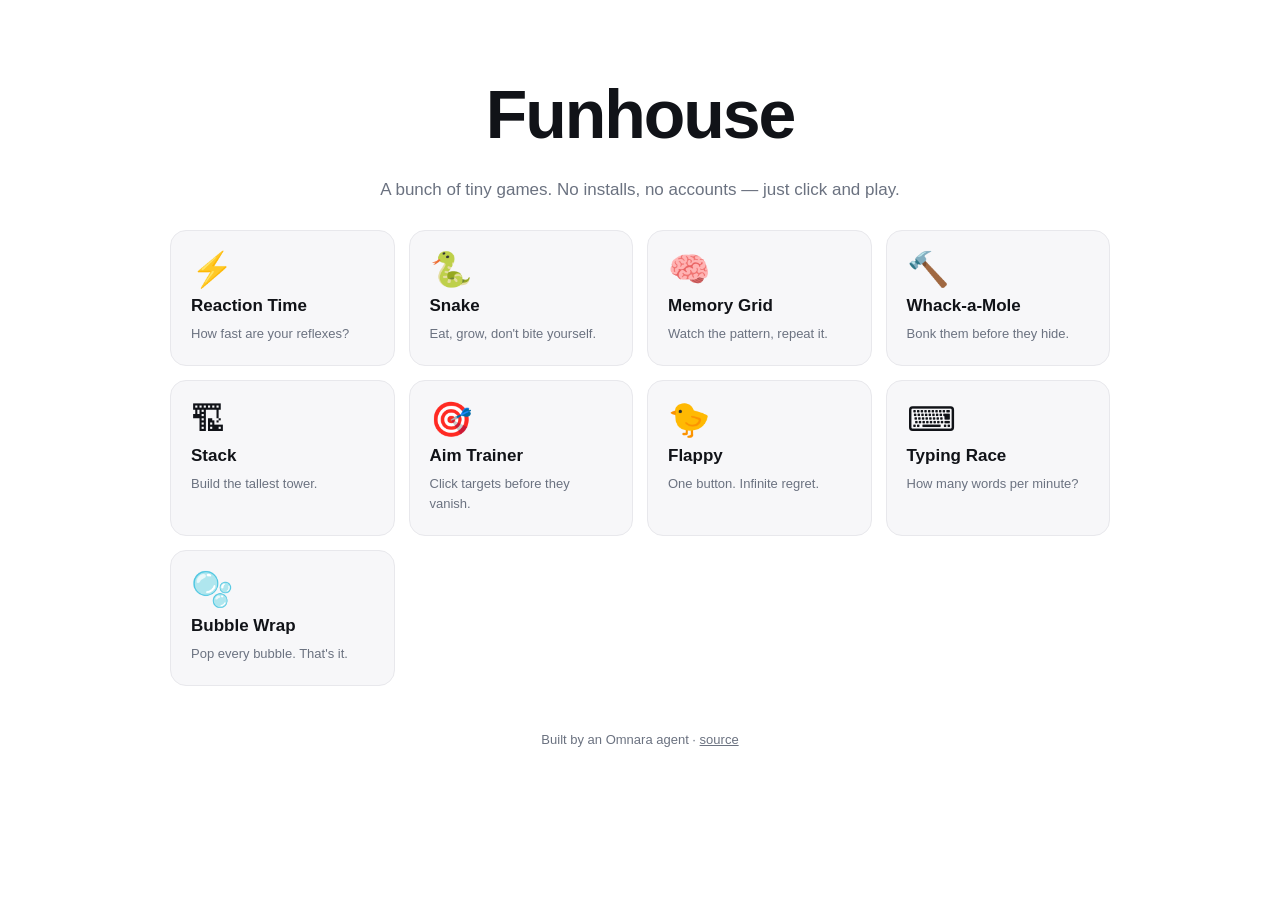
<file: index.html>
<!DOCTYPE html>
<html lang="en">
<head>
<meta charset="utf-8">
<meta name="viewport" content="width=device-width, initial-scale=1">
<title>Funhouse — tiny games</title>
<meta name="description" content="A little house of fun: tiny browser games you can play instantly.">
<link rel="stylesheet" href="style.css">
</head>
<body>
<div class="wrap">
  <div class="hero">
    <h1>Funhouse</h1>
    <p>A bunch of tiny games. No installs, no accounts &mdash; just click and play.</p>
  </div>

  <div class="grid">
    <a class="card" href="games/reaction/">
      <span class="emoji">&#9889;</span><span class="name">Reaction Time</span>
      <span class="desc">How fast are your reflexes?</span>
    </a>
    <a class="card" href="games/snake/">
      <span class="emoji">&#128013;</span><span class="name">Snake</span>
      <span class="desc">Eat, grow, don&#39;t bite yourself.</span>
    </a>
    <a class="card" href="games/memory/">
      <span class="emoji">&#129504;</span><span class="name">Memory Grid</span>
      <span class="desc">Watch the pattern, repeat it.</span>
    </a>
    <a class="card" href="games/whack/">
      <span class="emoji">&#128296;</span><span class="name">Whack-a-Mole</span>
      <span class="desc">Bonk them before they hide.</span>
    </a>
    <a class="card" href="games/stack/">
      <span class="emoji">&#127959;</span><span class="name">Stack</span>
      <span class="desc">Build the tallest tower.</span>
    </a>
    <a class="card" href="games/aim/">
      <span class="emoji">&#127919;</span><span class="name">Aim Trainer</span>
      <span class="desc">Click targets before they vanish.</span>
    </a>
    <a class="card" href="games/flappy/">
      <span class="emoji">&#128036;</span><span class="name">Flappy</span>
      <span class="desc">One button. Infinite regret.</span>
    </a>
    <a class="card" href="games/typing/">
      <span class="emoji">&#9000;</span><span class="name">Typing Race</span>
      <span class="desc">How many words per minute?</span>
    </a>
    <a class="card" href="games/bubblewrap/">
      <span class="emoji">&#129767;</span><span class="name">Bubble Wrap</span>
      <span class="desc">Pop every bubble. That&#39;s it.</span>
    </a>
  </div>

  <footer>
    Built by an Omnara agent &middot;
    <a href="https://github.com/mobiclawtest-cell/funhouse">source</a>
  </footer>
</div>
</body>
</html>
</file>
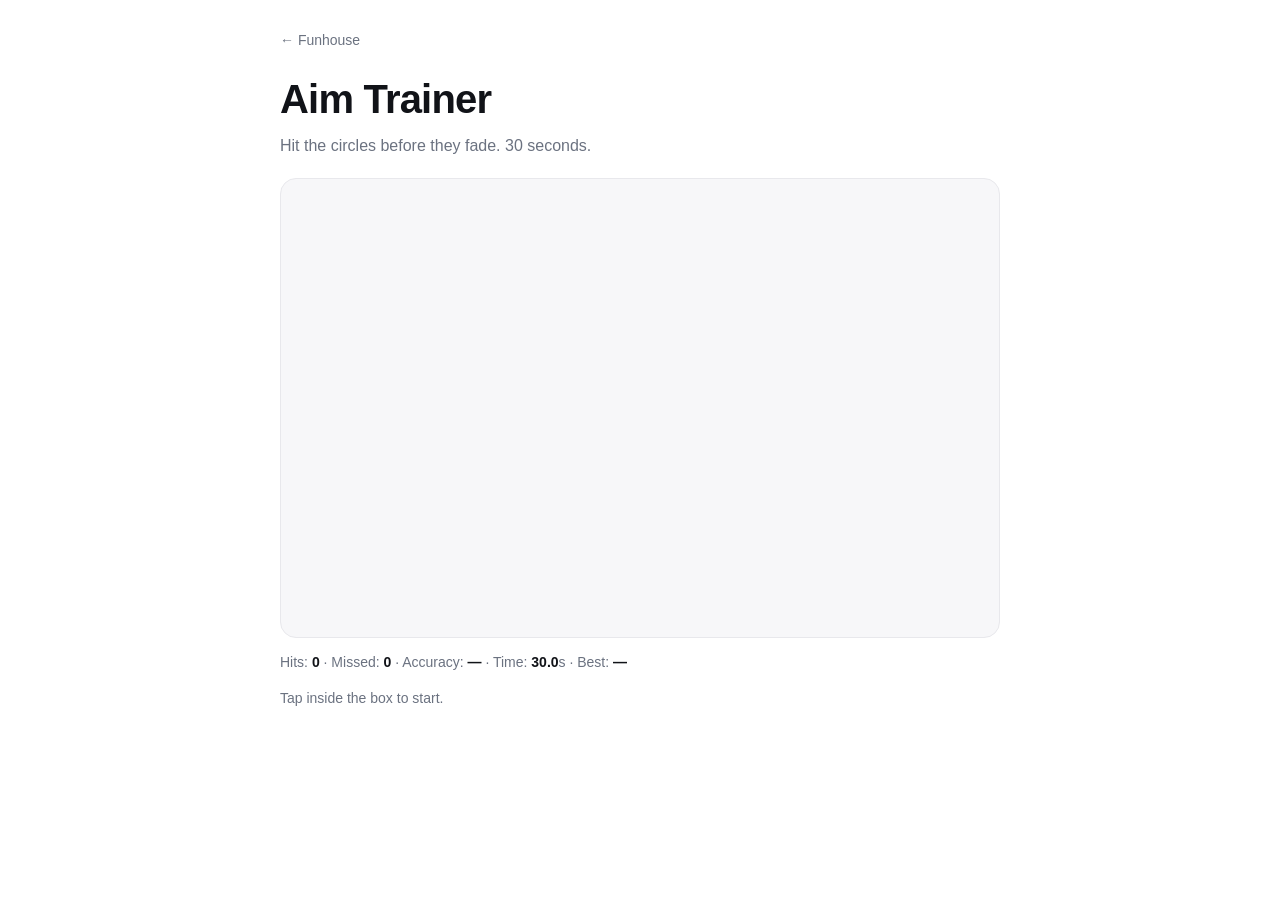
<file: games/aim/index.html>
<!DOCTYPE html>
<html lang='en'>
<head>
<meta charset='utf-8'>
<meta name='viewport' content='width=device-width, initial-scale=1'>
<title>Aim Trainer — Funhouse</title>
<link rel='stylesheet' href='../../style.css'>
<style>
  #field{position:relative;height:min(62vh,460px);background:var(--card);border:1px solid var(--line);border-radius:16px;overflow:hidden;touch-action:manipulation}
  .target{position:absolute;width:56px;height:56px;border-radius:50%;background:#ff6b8a;box-shadow:0 0 0 4px rgba(255,107,138,.22);cursor:pointer}
</style>
</head>
<body class='game'>
<div class='wrap'>
  <a class='back' href='../../'>&larr; Funhouse</a>
  <h1>Aim Trainer</h1>
  <p class='sub'>Hit the circles before they fade. 30 seconds.</p>

  <div id='field'></div>

  <p class='stat'>Hits: <b id='hits'>0</b> &middot; Missed: <b id='miss'>0</b> &middot; Accuracy: <b id='acc'>&mdash;</b> &middot; Time: <b id='time'>30.0</b>s &middot; Best: <b id='best'>&mdash;</b></p>
  <p class='stat' id='msg'>Tap inside the box to start.</p>
</div>
<script src='game.js'></script>
</body>
</html>
</file>
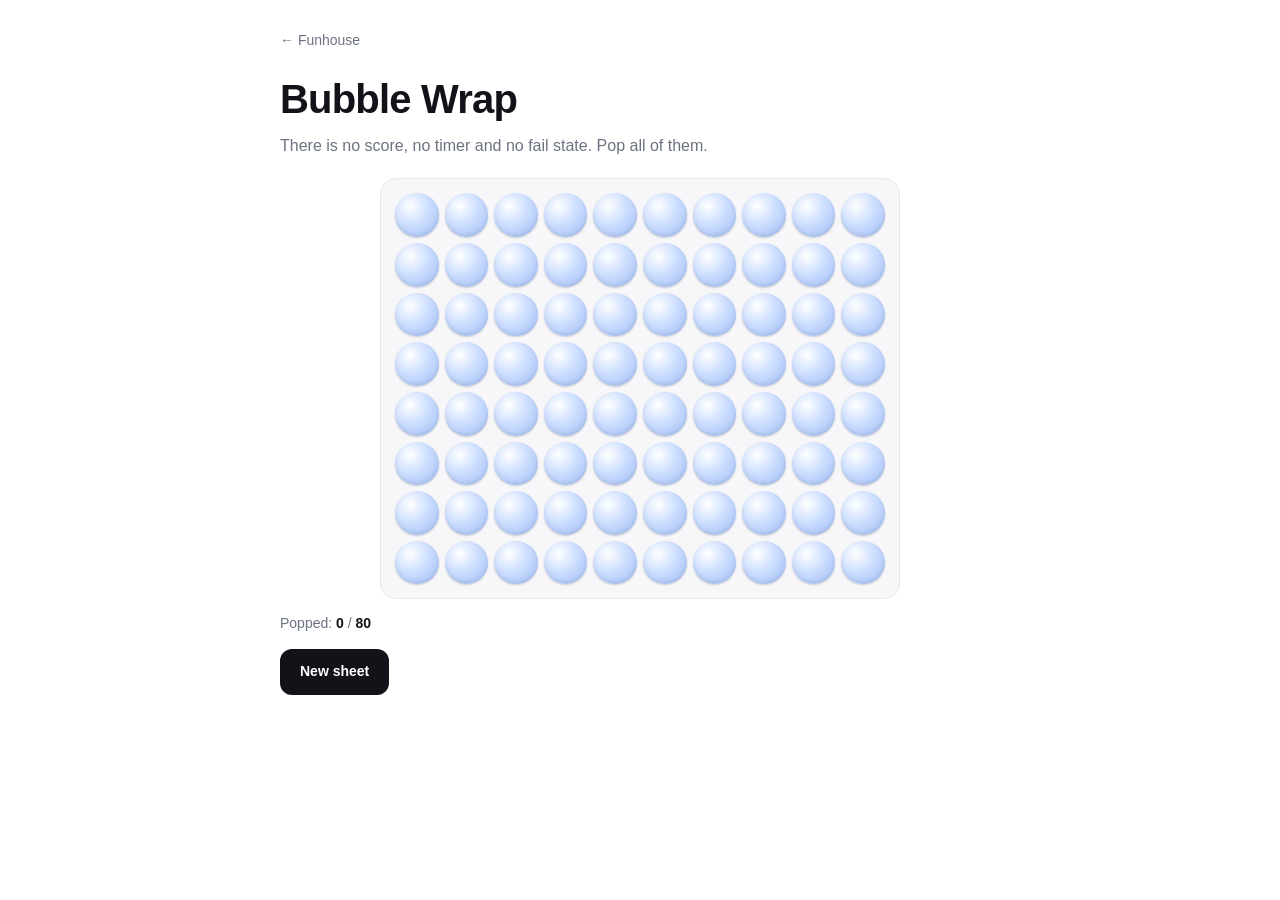
<file: games/bubblewrap/index.html>
<!DOCTYPE html>
<html lang='en'>
<head>
<meta charset='utf-8'>
<meta name='viewport' content='width=device-width, initial-scale=1'>
<title>Bubble Wrap — Funhouse</title>
<link rel='stylesheet' href='../../style.css'>
<style>
  #sheet{
    display:grid;grid-template-columns:repeat(10,1fr);gap:6px;max-width:520px;margin:0 auto;
    padding:14px;border-radius:16px;background:var(--card);border:1px solid var(--line);
  }
  .bubble{
    aspect-ratio:1;border-radius:50%;cursor:pointer;touch-action:manipulation;
    background:radial-gradient(circle at 34% 30%, #ffffff, #cfe0ff 42%, #9dbbf5);
    box-shadow:0 1px 2px rgba(0,0,0,.18), inset 0 -2px 4px rgba(0,0,0,.08);
    transition:transform .07s ease, background .12s ease, box-shadow .12s ease;
  }
  .bubble:active{transform:scale(.9)}
  .bubble.popped{
    background:radial-gradient(circle at 50% 50%, rgba(0,0,0,.05), rgba(0,0,0,.02));
    box-shadow:inset 0 0 0 1px var(--line);
    transform:scale(.86);
    cursor:default;
  }
</style>
</head>
<body class='game'>
<div class='wrap'>
  <a class='back' href='../../'>&larr; Funhouse</a>
  <h1>Bubble Wrap</h1>
  <p class='sub'>There is no score, no timer and no fail state. Pop all of them.</p>

  <div id='sheet'></div>

  <p class='stat'>Popped: <b id='count'>0</b> / <b id='total'>0</b></p>
  <p class='stat' id='msg'></p>
  <p class='stat'><button id='fresh' type='button'>New sheet</button></p>
</div>
<script src='game.js'></script>
</body>
</html>
</file>
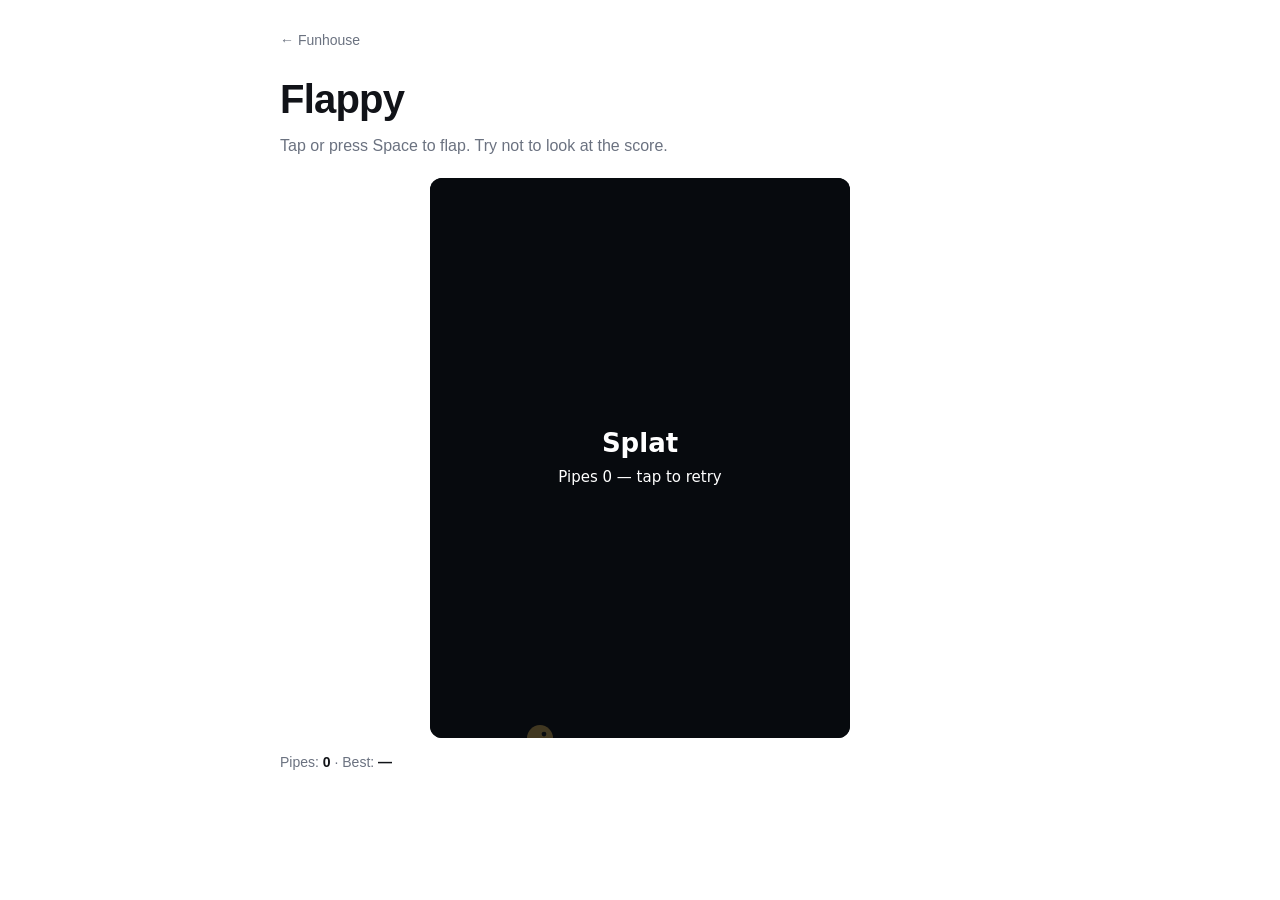
<file: games/flappy/index.html>
<!DOCTYPE html>
<html lang='en'>
<head>
<meta charset='utf-8'>
<meta name='viewport' content='width=device-width, initial-scale=1'>
<title>Flappy — Funhouse</title>
<link rel='stylesheet' href='../../style.css'>
</head>
<body class='game'>
<div class='wrap'>
  <a class='back' href='../../'>&larr; Funhouse</a>
  <h1>Flappy</h1>
  <p class='sub'>Tap or press Space to flap. Try not to look at the score.</p>

  <canvas id='cv' width='420' height='560' style='max-width:420px;margin:0 auto'></canvas>

  <p class='stat'>Pipes: <b id='score'>0</b> &middot; Best: <b id='best'>&mdash;</b></p>
</div>
<script src='game.js'></script>
</body>
</html>
</file>
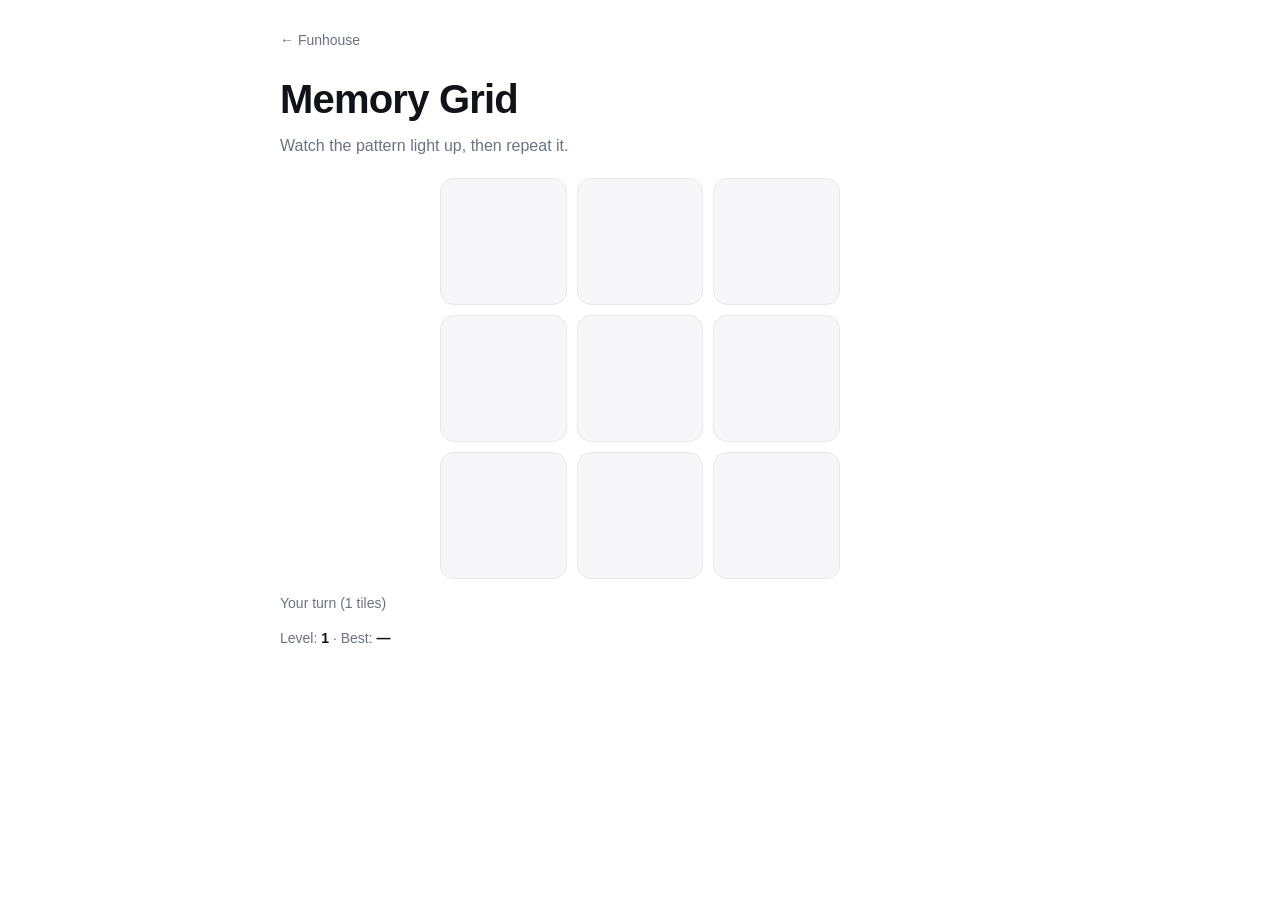
<file: games/memory/index.html>
<!DOCTYPE html>
<html lang='en'>
<head>
<meta charset='utf-8'>
<meta name='viewport' content='width=device-width, initial-scale=1'>
<title>Memory Grid — Funhouse</title>
<link rel='stylesheet' href='../../style.css'>
<style>
  #grid{display:grid;grid-template-columns:repeat(3,1fr);gap:10px;max-width:400px;margin:0 auto}
  .tile{
    aspect-ratio:1;border:1px solid var(--line);border-radius:14px;background:var(--card);
    padding:0;cursor:pointer;transition:background .1s ease,transform .08s ease;touch-action:manipulation;
  }
  .tile.on{background:#8ff3f5;transform:scale(.95);border-color:#8ff3f5}
</style>
</head>
<body class='game'>
<div class='wrap'>
  <a class='back' href='../../'>&larr; Funhouse</a>
  <h1>Memory Grid</h1>
  <p class='sub'>Watch the pattern light up, then repeat it.</p>

  <div id='grid'></div>

  <p class='stat' id='msg'>Get ready...</p>
  <p class='stat'>Level: <b id='level'>0</b> &middot; Best: <b id='best'>&mdash;</b></p>
</div>
<script src='game.js'></script>
</body>
</html>
</file>
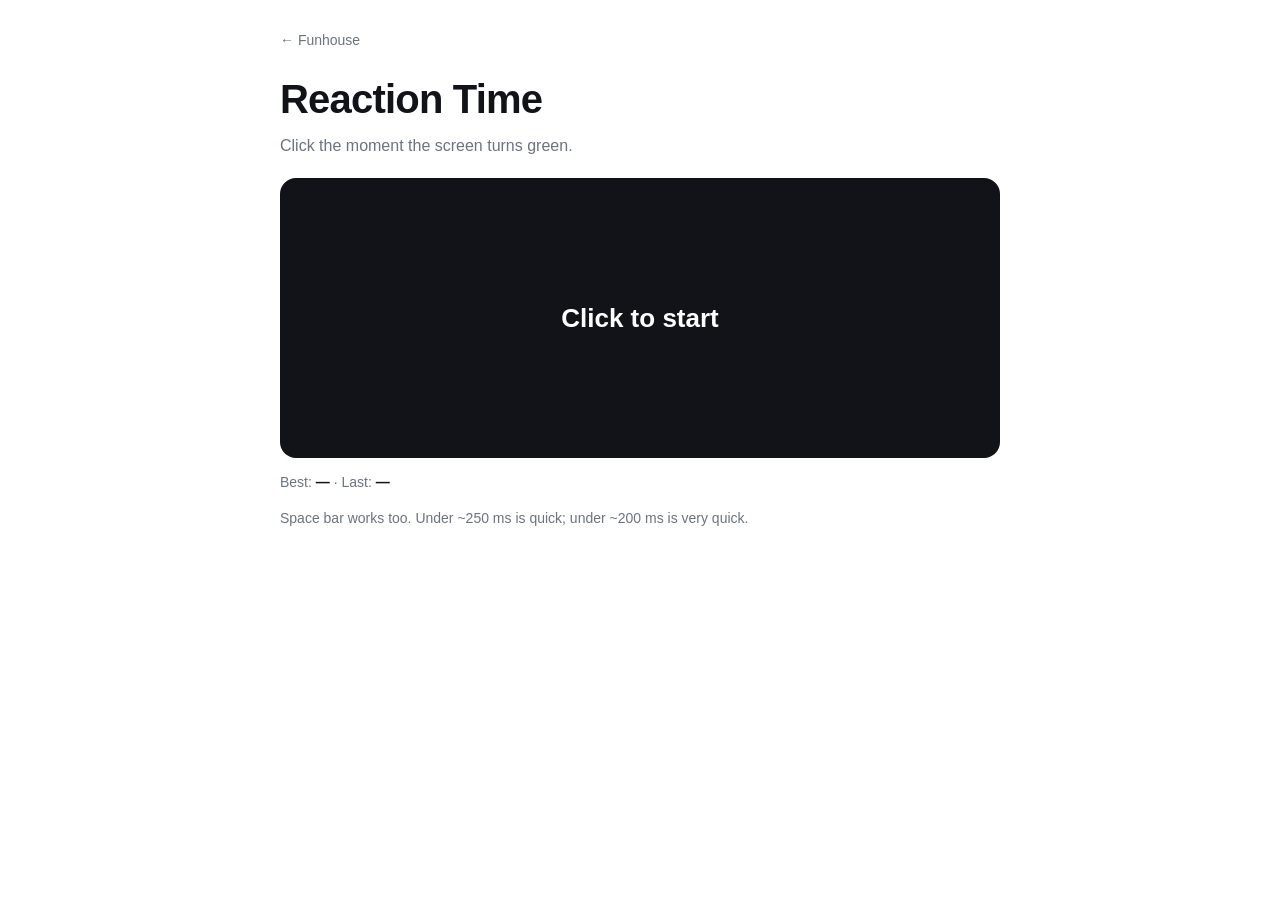
<file: games/reaction/index.html>
<!DOCTYPE html>
<html lang='en'>
<head>
<meta charset='utf-8'>
<meta name='viewport' content='width=device-width, initial-scale=1'>
<title>Reaction Time — Funhouse</title>
<link rel='stylesheet' href='../../style.css'>
</head>
<body class='game'>
<div class='wrap'>
  <a class='back' href='../../'>&larr; Funhouse</a>
  <h1>Reaction Time</h1>
  <p class='sub'>Click the moment the screen turns green.</p>

  <div id='box' style='height:280px;border-radius:16px;background:#111318;color:#fff;display:flex;align-items:center;justify-content:center;text-align:center;padding:20px;font-size:clamp(17px,4.4vw,26px);font-weight:700;cursor:pointer;user-select:none;touch-action:manipulation'>
    <span id='msg'>Click to start</span>
  </div>

  <p class='stat'>Best: <b id='best'>&mdash;</b> &middot; Last: <b id='last'>&mdash;</b></p>
  <p class='stat'>Space bar works too. Under ~250 ms is quick; under ~200 ms is very quick.</p>
</div>
<script src='game.js'></script>
</body>
</html>
</file>
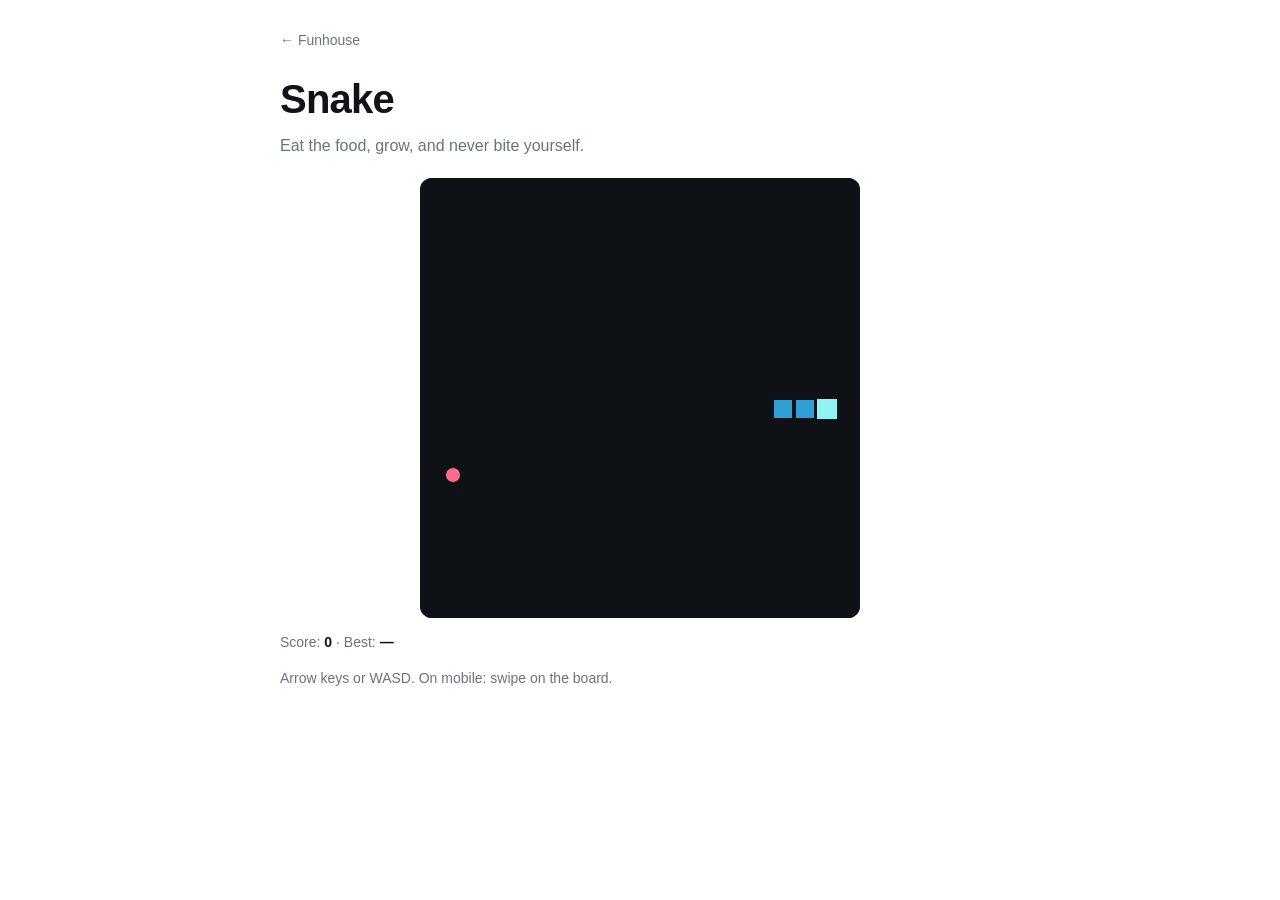
<file: games/snake/index.html>
<!DOCTYPE html>
<html lang='en'>
<head>
<meta charset='utf-8'>
<meta name='viewport' content='width=device-width, initial-scale=1'>
<title>Snake — Funhouse</title>
<link rel='stylesheet' href='../../style.css'>
</head>
<body class='game'>
<div class='wrap'>
  <a class='back' href='../../'>&larr; Funhouse</a>
  <h1>Snake</h1>
  <p class='sub'>Eat the food, grow, and never bite yourself.</p>

  <canvas id='cv' width='440' height='440' style='max-width:440px;margin:0 auto'></canvas>

  <p class='stat'>Score: <b id='score'>0</b> &middot; Best: <b id='best'>&mdash;</b></p>
  <p class='stat'>Arrow keys or WASD. On mobile: swipe on the board.</p>
</div>
<script src='game.js'></script>
</body>
</html>
</file>
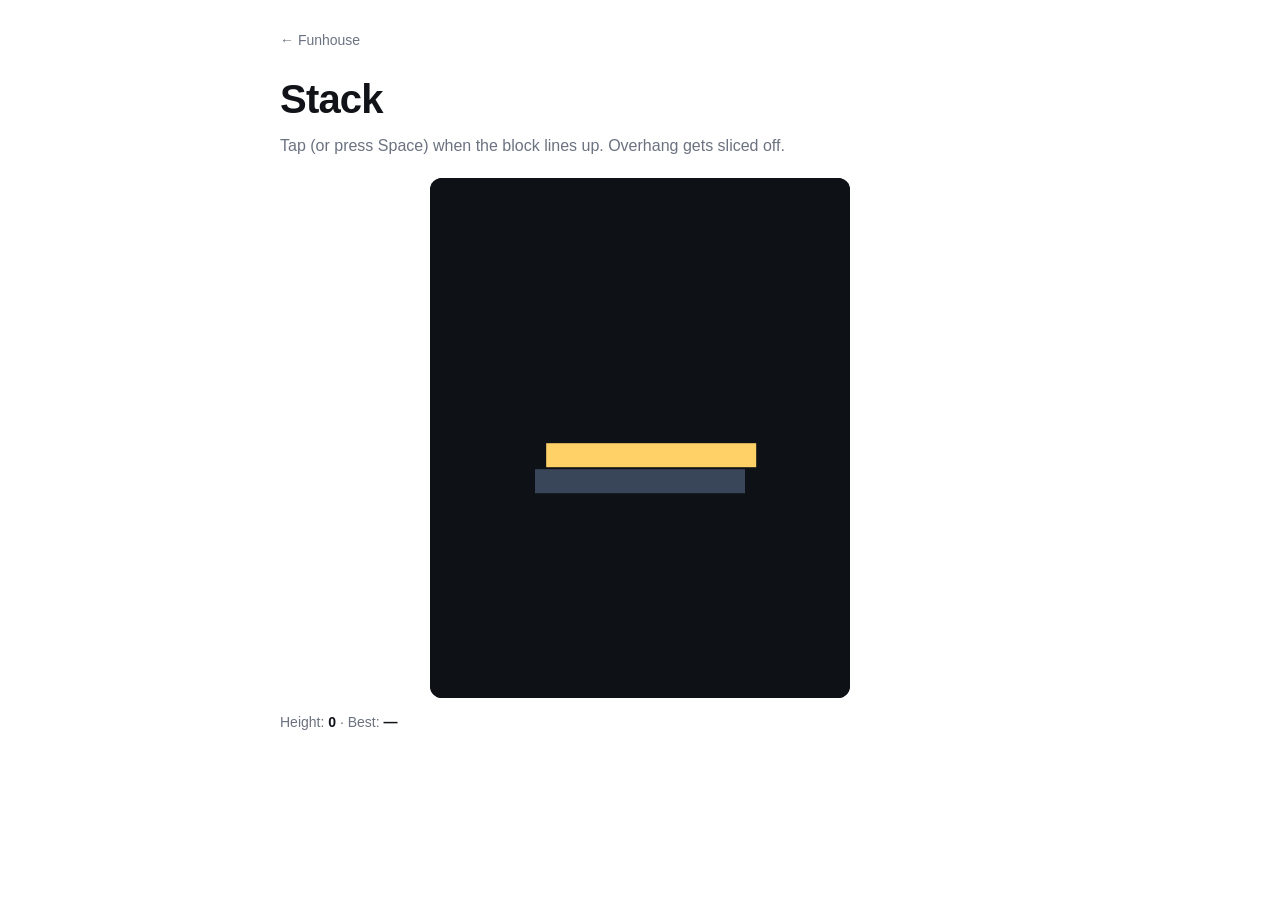
<file: games/stack/index.html>
<!DOCTYPE html>
<html lang='en'>
<head>
<meta charset='utf-8'>
<meta name='viewport' content='width=device-width, initial-scale=1'>
<title>Stack — Funhouse</title>
<link rel='stylesheet' href='../../style.css'>
</head>
<body class='game'>
<div class='wrap'>
  <a class='back' href='../../'>&larr; Funhouse</a>
  <h1>Stack</h1>
  <p class='sub'>Tap (or press Space) when the block lines up. Overhang gets sliced off.</p>

  <canvas id='cv' width='420' height='520' style='max-width:420px;margin:0 auto'></canvas>

  <p class='stat'>Height: <b id='score'>0</b> &middot; Best: <b id='best'>&mdash;</b></p>
</div>
<script src='game.js'></script>
</body>
</html>
</file>
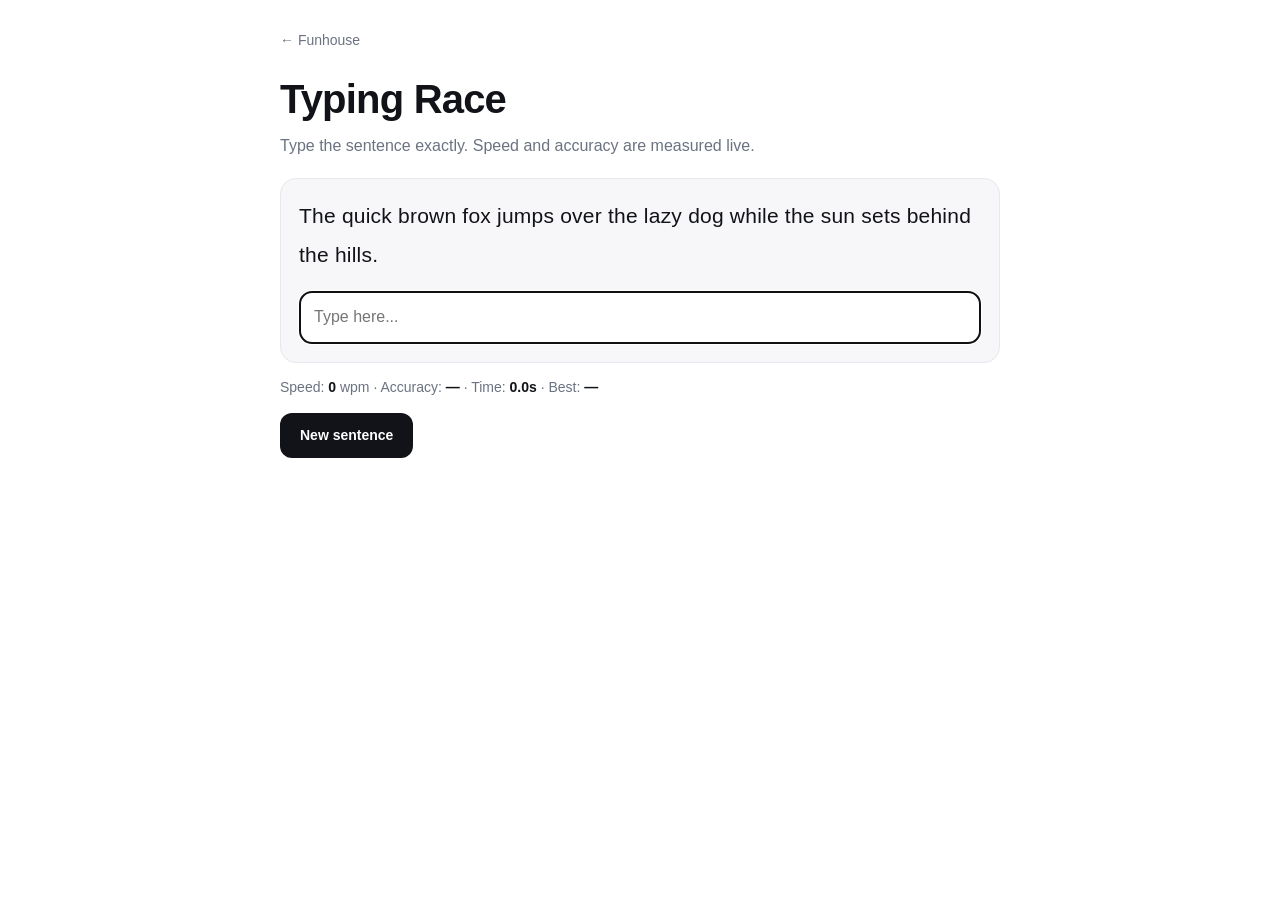
<file: games/typing/index.html>
<!DOCTYPE html>
<html lang='en'>
<head>
<meta charset='utf-8'>
<meta name='viewport' content='width=device-width, initial-scale=1'>
<title>Typing Race — Funhouse</title>
<link rel='stylesheet' href='../../style.css'>
<style>
  #text{font-size:clamp(17px,3.4vw,21px);line-height:1.85;letter-spacing:.01em;margin-bottom:16px;word-break:break-word}
  #text .ok{color:#16a34a}
  #text .bad{color:#dc2626;text-decoration:underline}
  #input{
    width:100%;font:inherit;font-size:16px;padding:13px 14px;border-radius:12px;
    border:1px solid var(--line);background:var(--bg);color:var(--ink);
  }
</style>
</head>
<body class='game'>
<div class='wrap'>
  <a class='back' href='../../'>&larr; Funhouse</a>
  <h1>Typing Race</h1>
  <p class='sub'>Type the sentence exactly. Speed and accuracy are measured live.</p>

  <div class='panel'>
    <div id='text'></div>
    <input id='input' type='text' autocomplete='off' autocorrect='off' autocapitalize='off' spellcheck='false' placeholder='Type here...'>
  </div>

  <p class='stat'>Speed: <b id='wpm'>0</b> wpm &middot; Accuracy: <b id='acc'>&mdash;</b> &middot; Time: <b id='time'>0.0s</b> &middot; Best: <b id='best'>&mdash;</b></p>
  <p class='stat'><button id='again' type='button'>New sentence</button></p>
</div>
<script src='game.js'></script>
</body>
</html>
</file>
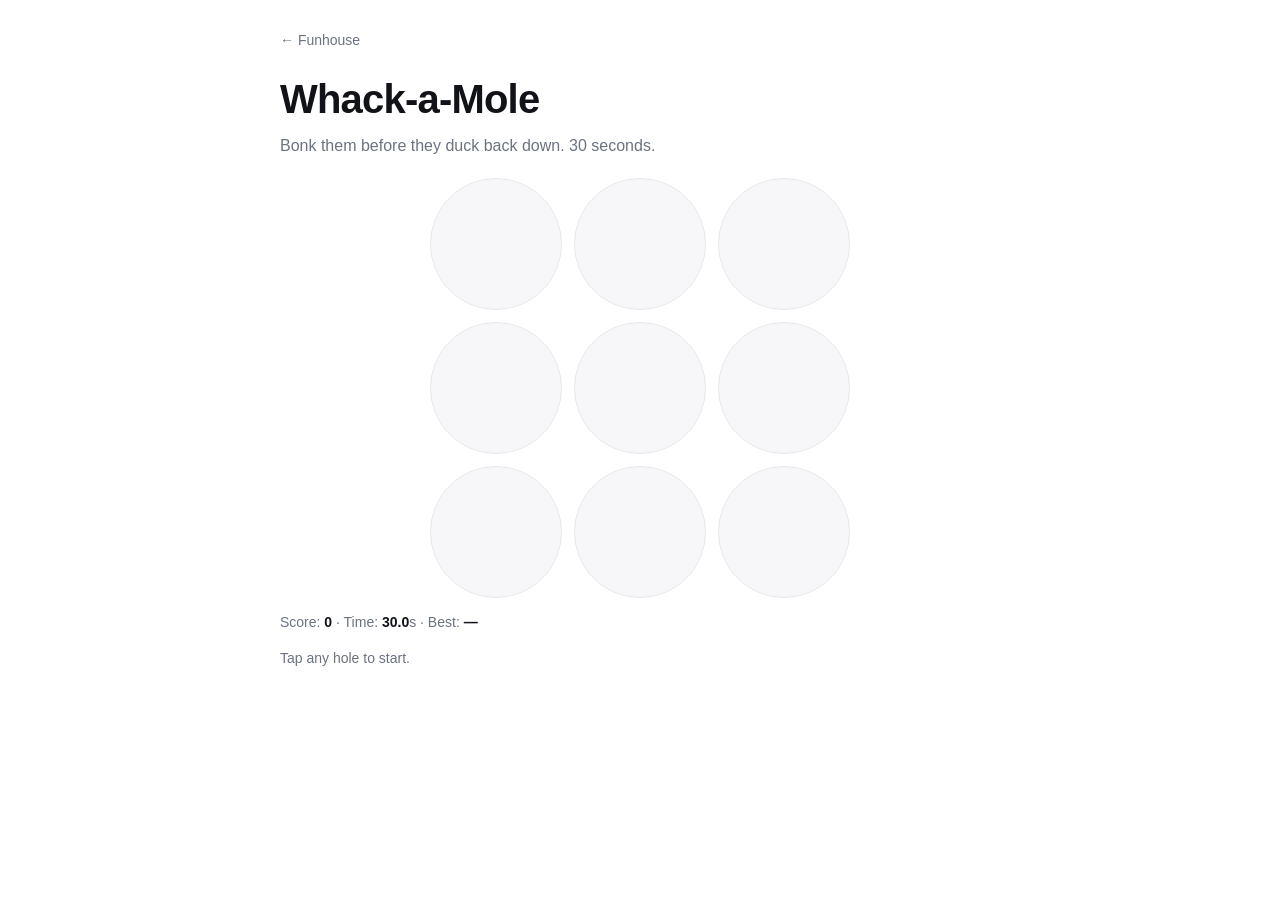
<file: games/whack/index.html>
<!DOCTYPE html>
<html lang='en'>
<head>
<meta charset='utf-8'>
<meta name='viewport' content='width=device-width, initial-scale=1'>
<title>Whack-a-Mole — Funhouse</title>
<link rel='stylesheet' href='../../style.css'>
<style>
  #grid{display:grid;grid-template-columns:repeat(3,1fr);gap:12px;max-width:420px;margin:0 auto}
  .hole{
    aspect-ratio:1;border-radius:50%;border:1px solid var(--line);background:var(--card);
    display:flex;align-items:center;justify-content:center;cursor:pointer;user-select:none;
    font-size:clamp(26px,8vw,44px);transition:transform .08s ease,background .1s ease;touch-action:manipulation;
  }
  .hole.up{background:#2b3a2f;transform:scale(1.05)}
  .hole.up::after{content:'\1F439'}
</style>
</head>
<body class='game'>
<div class='wrap'>
  <a class='back' href='../../'>&larr; Funhouse</a>
  <h1>Whack-a-Mole</h1>
  <p class='sub'>Bonk them before they duck back down. 30 seconds.</p>

  <div id='grid'></div>

  <p class='stat'>Score: <b id='score'>0</b> &middot; Time: <b id='time'>30.0</b>s &middot; Best: <b id='best'>&mdash;</b></p>
  <p class='stat' id='msg'>Tap any hole to start.</p>
</div>
<script src='game.js'></script>
</body>
</html>
</file>
<file: style.css>
:root{
  --bg:#ffffff; --ink:#111318; --dim:#6b7280; --line:#e8e8ec;
  --card:#f7f7f9; --radius:16px;
}
*{box-sizing:border-box}
html,body{margin:0}
body{
  background:var(--bg); color:var(--ink);
  font:16px/1.55 -apple-system,BlinkMacSystemFont,"Segoe UI",Roboto,Helvetica,Arial,sans-serif;
  -webkit-font-smoothing:antialiased; -webkit-tap-highlight-color:transparent;
}
a{color:inherit}
.wrap{max-width:980px;margin:0 auto;padding:28px 20px 64px}

/* hub */
.hero{text-align:center;padding:34px 0 26px}
.hero h1{margin:0;font-size:clamp(36px,9vw,68px);letter-spacing:-.03em;font-weight:800}
.hero p{margin:10px 0 0;color:var(--dim);font-size:clamp(14px,2.6vw,17px)}
.grid{display:grid;gap:14px;grid-template-columns:repeat(auto-fill,minmax(215px,1fr))}
.card{
  display:flex;flex-direction:column;gap:5px;
  background:var(--card);border:1px solid var(--line);border-radius:var(--radius);
  padding:20px;text-decoration:none;
  transition:transform .12s ease,box-shadow .16s ease,border-color .16s ease;
}
.card:hover{transform:translateY(-3px);box-shadow:0 10px 26px rgba(17,19,24,.09);border-color:#d6d6dd}
.card:active{transform:translateY(0)}
.card .emoji{font-size:34px;line-height:1.1}
.card .name{font-weight:700;font-size:17px}
.card .desc{color:var(--dim);font-size:13px}
footer{margin-top:44px;text-align:center;color:var(--dim);font-size:13px}

/* game pages */
body.game .wrap{max-width:760px}
.back{display:inline-block;margin-bottom:16px;color:var(--dim);text-decoration:none;font-size:14px}
.back:hover{color:var(--ink)}
body.game h1{margin:0 0 4px;font-size:clamp(26px,6vw,40px);letter-spacing:-.02em}
body.game .sub{margin:0 0 20px;color:var(--dim)}
.panel{background:var(--card);border:1px solid var(--line);border-radius:var(--radius);padding:18px}
.stat{color:var(--dim);font-size:14px;margin:14px 0 0}
.stat b{color:var(--ink)}
button{
  font:inherit;font-weight:600;cursor:pointer;
  background:#111318;color:#fff;border:0;border-radius:12px;padding:12px 20px;
}
button:hover{opacity:.9}
canvas{display:block;width:100%;height:auto;border-radius:12px;background:#0e1116;touch-action:none}

@media (prefers-color-scheme:dark){
  :root{--bg:#0c0d11;--ink:#f2f3f5;--dim:#9aa1ad;--line:#23252c;--card:#14161b}
  .card:hover{border-color:#33363f;box-shadow:0 10px 26px rgba(0,0,0,.5)}
  button{background:#f2f3f5;color:#0c0d11}
}
</file>
